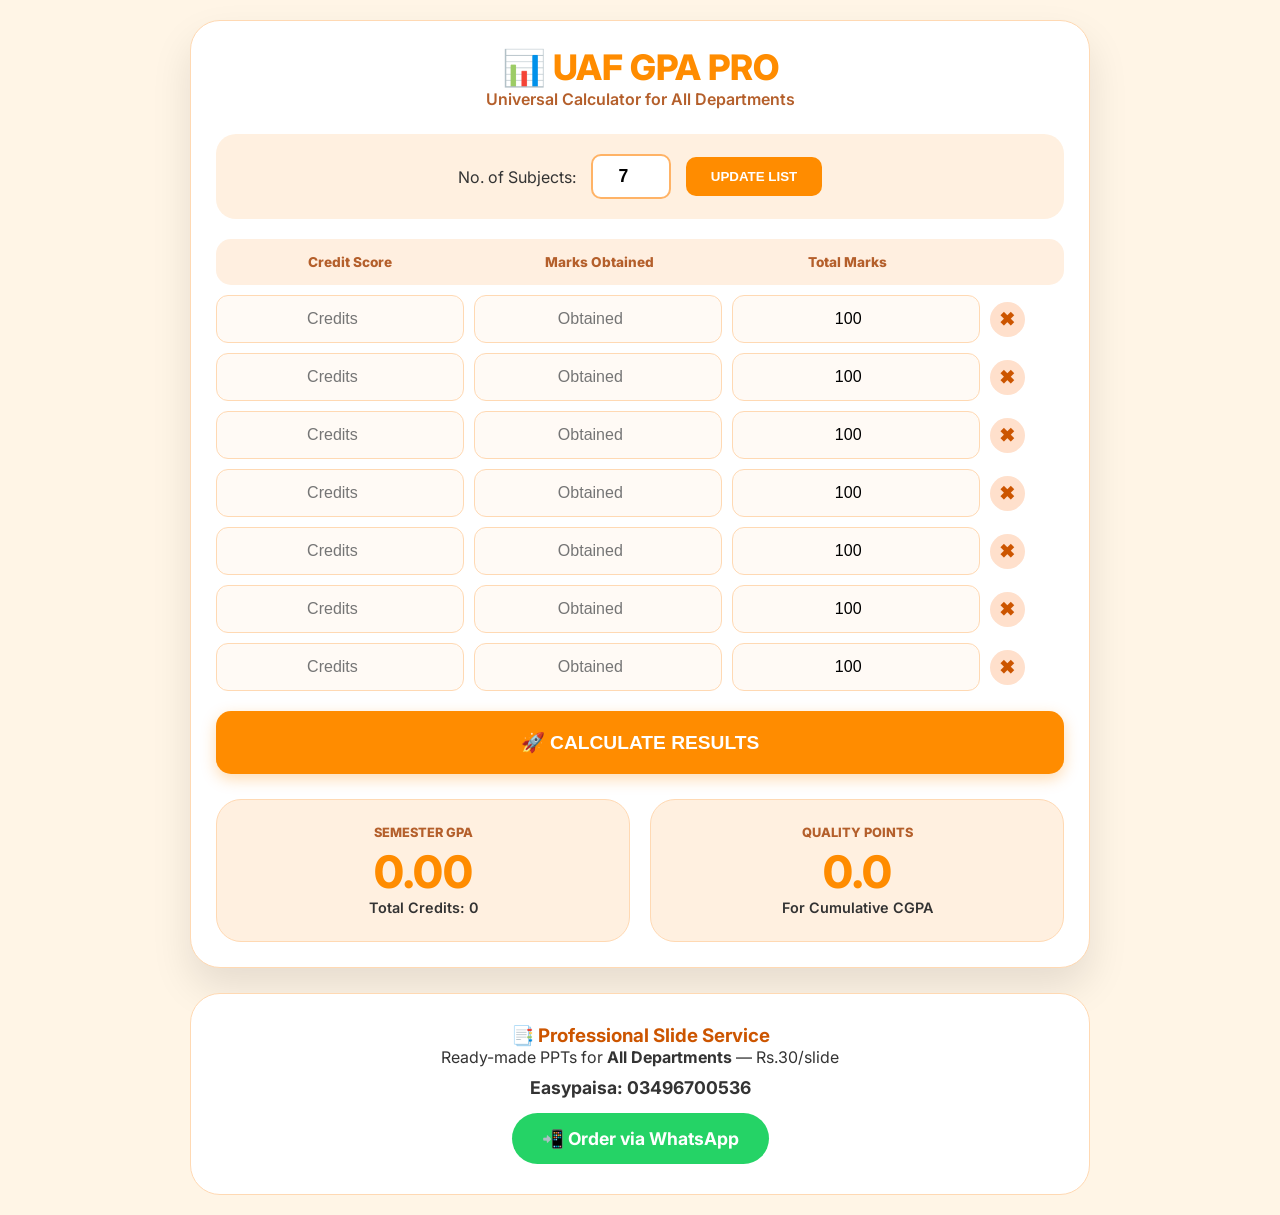
<file: index.html>
<!DOCTYPE html>
<html lang="en">
<head>
    <meta charset="UTF-8">
    <meta name="viewport" content="width=device-width, initial-scale=1.0, user-scalable=yes">
    <title>UAF GPA PRO | Universal Calculator</title>
    <link href="https://fonts.googleapis.com/css2?family=Inter:wght@400;600;800&display=swap" rel="stylesheet">
    <style>
        * { margin: 0; padding: 0; box-sizing: border-box; }
        body { font-family: 'Inter', sans-serif; background: #fff5e6; padding: 20px; color: #333; }
        .container { max-width: 900px; margin: 0 auto; }
        .card { background: white; border-radius: 30px; box-shadow: 0 20px 40px rgba(0,0,0,0.1); padding: 25px; margin-bottom: 25px; border: 1px solid #ffd9b3; }
        .header { text-align: center; margin-bottom: 25px; }
        .header h1 { font-size: 2.2rem; font-weight: 800; color: #ff8c00; }
        .header p { color: #b45f2b; font-weight: 600; }

        /* Rows Setup */
        .setup-box { background: #fff0e0; padding: 20px; border-radius: 20px; display: flex; align-items: center; justify-content: center; gap: 15px; margin-bottom: 20px; flex-wrap: wrap; }
        .setup-box input { padding: 10px; width: 80px; border-radius: 10px; border: 2px solid #ffb366; text-align: center; font-weight: bold; font-size: 1.1rem; }
        .btn-set { background: #ff8c00; color: white; border: none; padding: 12px 25px; border-radius: 10px; cursor: pointer; font-weight: 800; text-transform: uppercase; }

        /* Grid for Inputs */
        .table-header { display: grid; grid-template-columns: 1fr 1fr 1fr 0.3fr; gap: 10px; background: #ffefe0; padding: 15px; border-radius: 15px; font-weight: 800; color: #b45f2b; font-size: 0.85rem; text-align: center; margin-bottom: 10px; }
        .course-row { display: grid; grid-template-columns: 1fr 1fr 1fr 0.3fr; gap: 10px; margin-bottom: 10px; align-items: center; }
        .course-row input { padding: 14px; border: 1px solid #ffd9b3; border-radius: 12px; width: 100%; text-align: center; font-size: 1rem; outline: none; background: #fffaf5; }
        .course-row input:focus { border-color: #ff8c00; background: white; }
        .remove-btn { background: #ffe0cc; border: none; border-radius: 50%; width: 35px; height: 35px; color: #cc5500; cursor: pointer; font-weight: bold; font-size: 1.2rem; }

        .btn-main { background: #ff8c00; color: white; border: none; padding: 20px; border-radius: 15px; cursor: pointer; width: 100%; font-size: 1.2rem; font-weight: 800; margin-top: 10px; box-shadow: 0 5px 15px rgba(255, 140, 0, 0.3); }

        /* Results Display */
        .result-container { display: grid; grid-template-columns: 1fr 1fr; gap: 20px; margin-top: 25px; }
        .result-box { background: #fff0e0; padding: 25px; border-radius: 25px; text-align: center; border: 1px solid #ffd9b3; }
        .res-label { font-size: 0.8rem; font-weight: 800; color: #b45f2b; text-transform: uppercase; margin-bottom: 5px; }
        .res-value { font-size: 2.8rem; font-weight: 800; color: #ff8c00; }

        .footer-card { background: white; border-radius: 30px; padding: 30px; text-align: center; border: 1px solid #ffd9b3; }
        .whatsapp-btn { background: #25D366; color: white; padding: 15px 30px; border-radius: 50px; text-decoration: none; font-weight: bold; display: inline-block; margin-top: 15px; font-size: 1.1rem; }
    </style>
</head>
<body>

<div class="container">
    <div class="card">
        <div class="header">
            <h1>📊 UAF GPA PRO</h1>
            <p>Universal Calculator for All Departments</p>
        </div>

        <div class="setup-box">
            <label>No. of Subjects:</label>
            <input type="number" id="subjectCount" value="7">
            <button class="btn-set" onclick="generateRows()">Update List</button>
        </div>

        <div class="table-header">
            <span>Credit Score</span>
            <span>Marks Obtained</span>
            <span>Total Marks</span>
            <span></span>
        </div>

        <div id="courseList"></div>

        <button class="btn-main" onclick="calculateAll()">🚀 CALCULATE RESULTS</button>

        <div class="result-container">
            <div class="result-box">
                <div class="res-label">Semester GPA</div>
                <div class="res-value" id="gpaDisplay">0.00</div>
                <div style="font-size: 0.9rem; font-weight: 600;" id="semCredits">Total Credits: 0</div>
            </div>
            <div class="result-box">
                <div class="res-label">Quality Points</div>
                <div class="res-value" id="qpDisplay">0.0</div>
                <div style="font-size: 0.9rem; font-weight: 600;">For Cumulative CGPA</div>
            </div>
        </div>
    </div>

    <div class="footer-card">
        <h3 style="color:#cc5500;">📑 Professional Slide Service</h3>
        <p>Ready-made PPTs for <strong>All Departments</strong> — Rs.30/slide</p>
        <p style="font-weight: bold; margin-top: 10px; font-size: 1.1rem;">Easypaisa: 03496700536</p>
        <a href="https://wa.me/923496700536" class="whatsapp-btn">📲 Order via WhatsApp</a>
    </div>
</div>

<script>
    // Official UAF GPA Scale
    function getGP(obtained, total) {
        let per = (obtained / total) * 100;
        if (per >= 80) return 4.0;
        if (per >= 65) return 3.0 + (per - 65) * (1.0 / 15.0);
        if (per >= 50) return 2.0 + (per - 50) * (1.0 / 15.0);
        if (per >= 40) return 1.0 + (per - 40) * (1.0 / 10.0);
        return 0.0;
    }

    function createRow() {
        const div = document.createElement('div');
        div.className = 'course-row';
        div.innerHTML = `
            <input type="number" class="cred" placeholder="Credits">
            <input type="number" class="obt" placeholder="Obtained">
            <input type="number" class="tot" placeholder="Total" value="100">
            <button class="remove-btn" onclick="this.parentElement.remove()">✖</button>
        `;
        return div;
    }

    function generateRows() {
        const count = document.getElementById('subjectCount').value;
        const list = document.getElementById('courseList');
        list.innerHTML = '';
        const limit = count > 25 ? 25 : count; // Limit to 25 subjects for stability
        for(let i=0; i < limit; i++) { list.appendChild(createRow()); }
    }

    function calculateAll() {
        let totalQP = 0;
        let totalCH = 0;

        document.querySelectorAll('.course-row').forEach(row => {
            const c = parseFloat(row.querySelector('.cred').value);
            const o = parseFloat(row.querySelector('.obt').value);
            const t = parseFloat(row.querySelector('.tot').value);

            if (c > 0 && t > 0 && !isNaN(o)) {
                totalQP += (getGP(o, t) * c);
                totalCH += c;
            }
        });

        const finalGPA = totalCH > 0 ? (totalQP / totalCH).toFixed(2) : "0.00";
        document.getElementById('gpaDisplay').innerText = finalGPA;
        document.getElementById('qpDisplay').innerText = totalQP.toFixed(1);
        document.getElementById('semCredits').innerText = `Total Credits: ${totalCH}`;
    }

    // Initialize with 7 subjects as default
    generateRows();
</script>

</body>
</html>
</file>
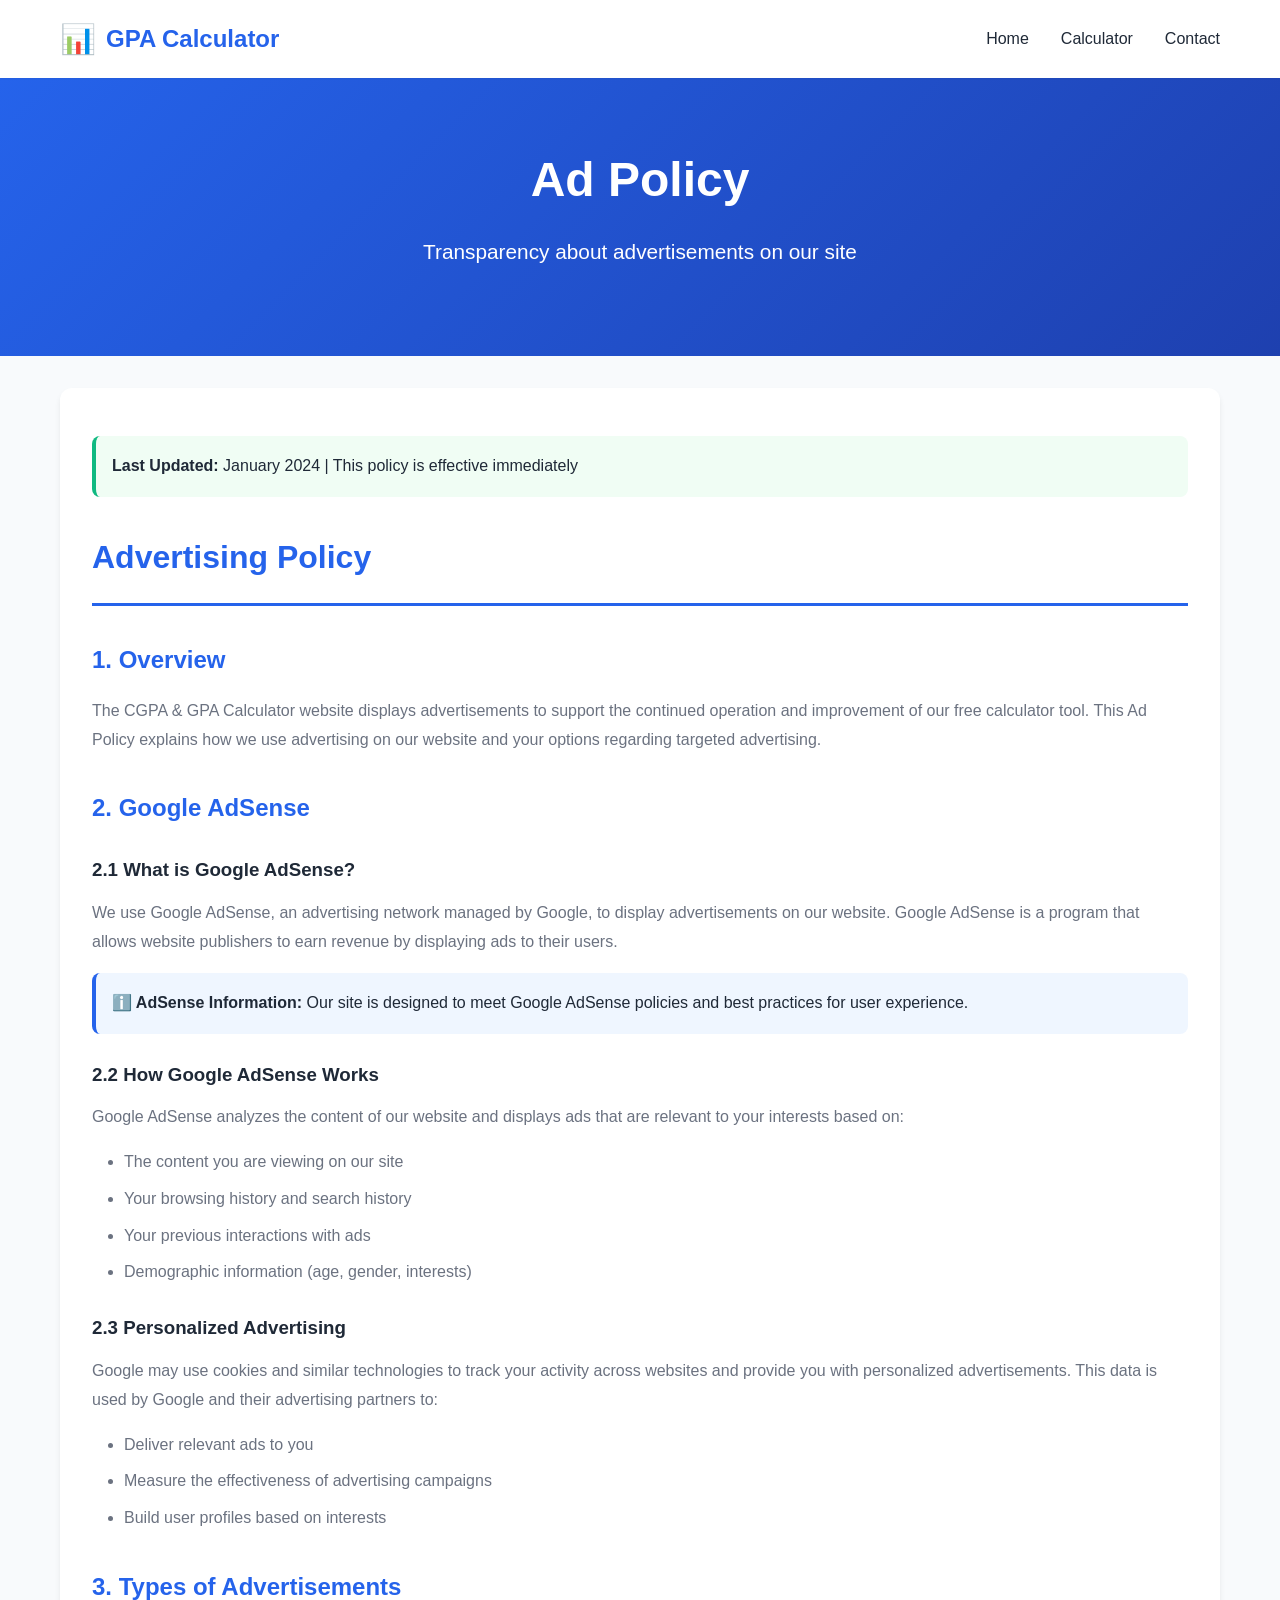
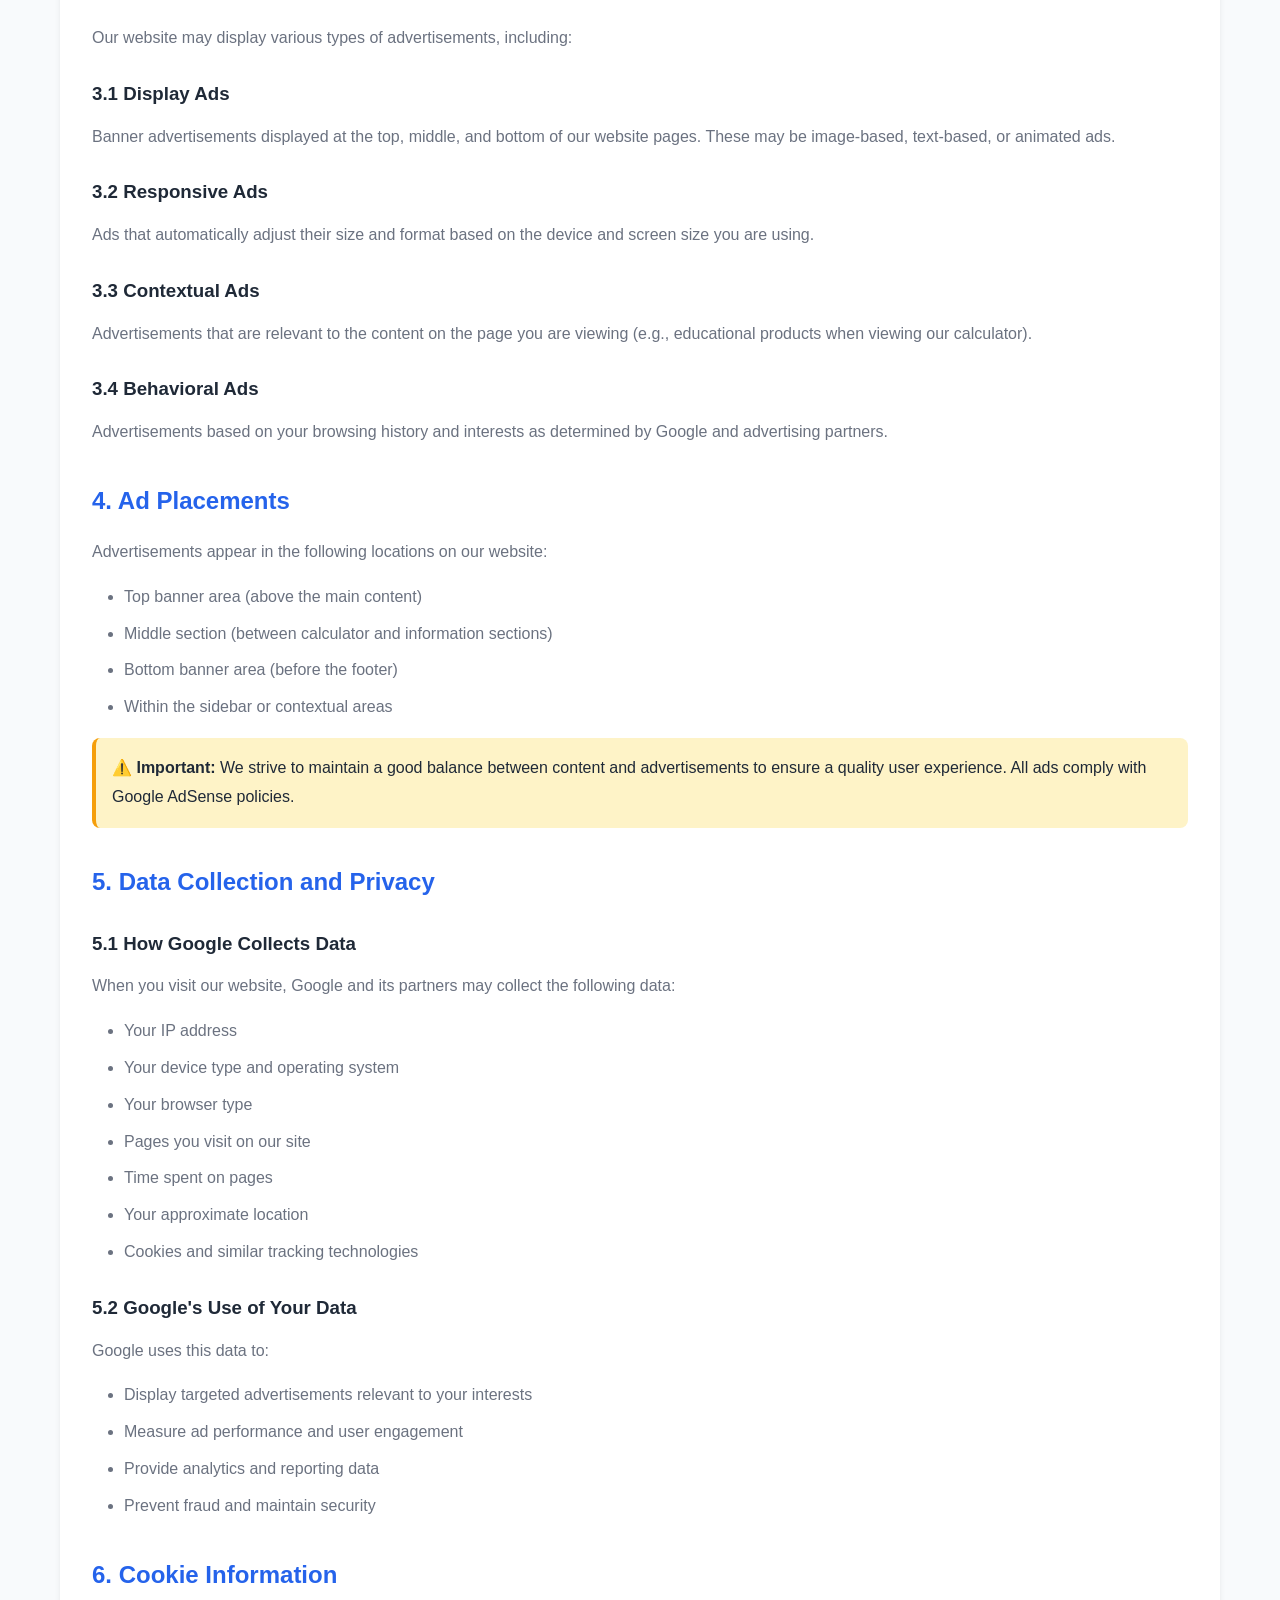
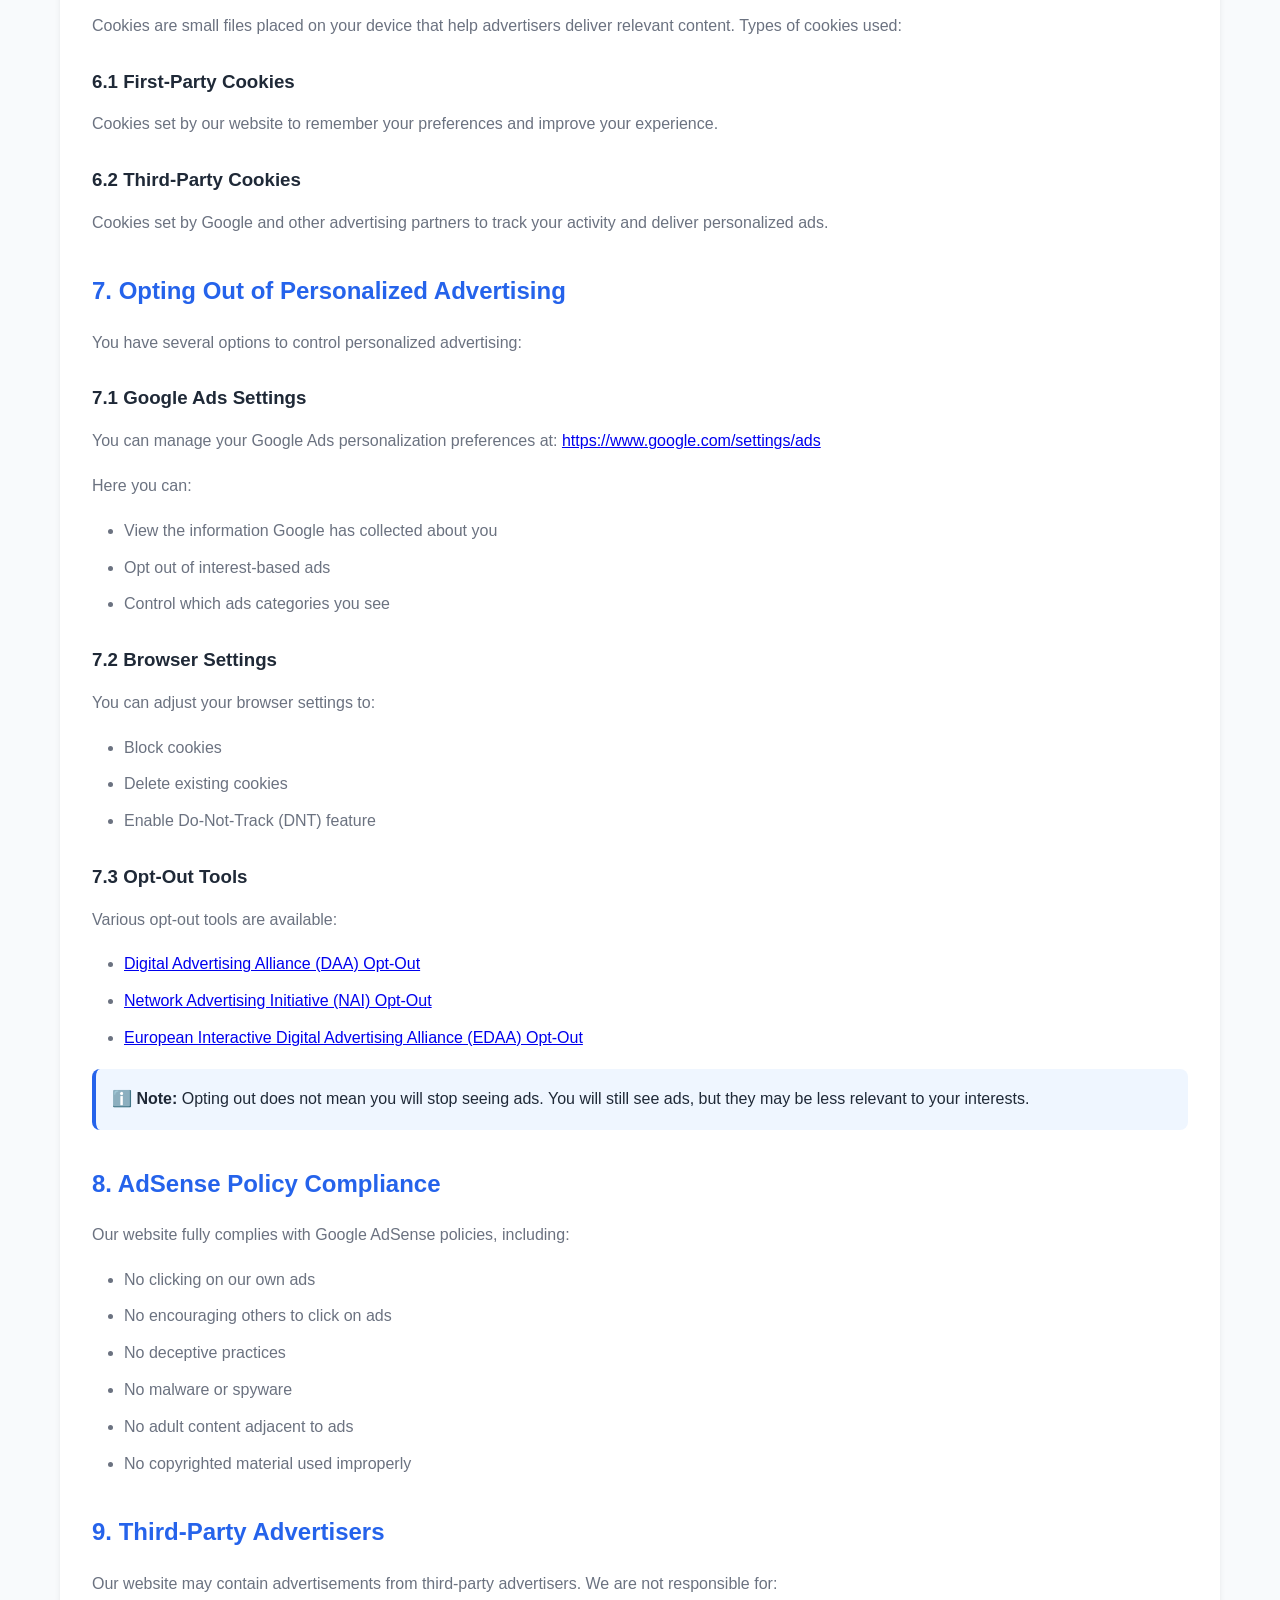
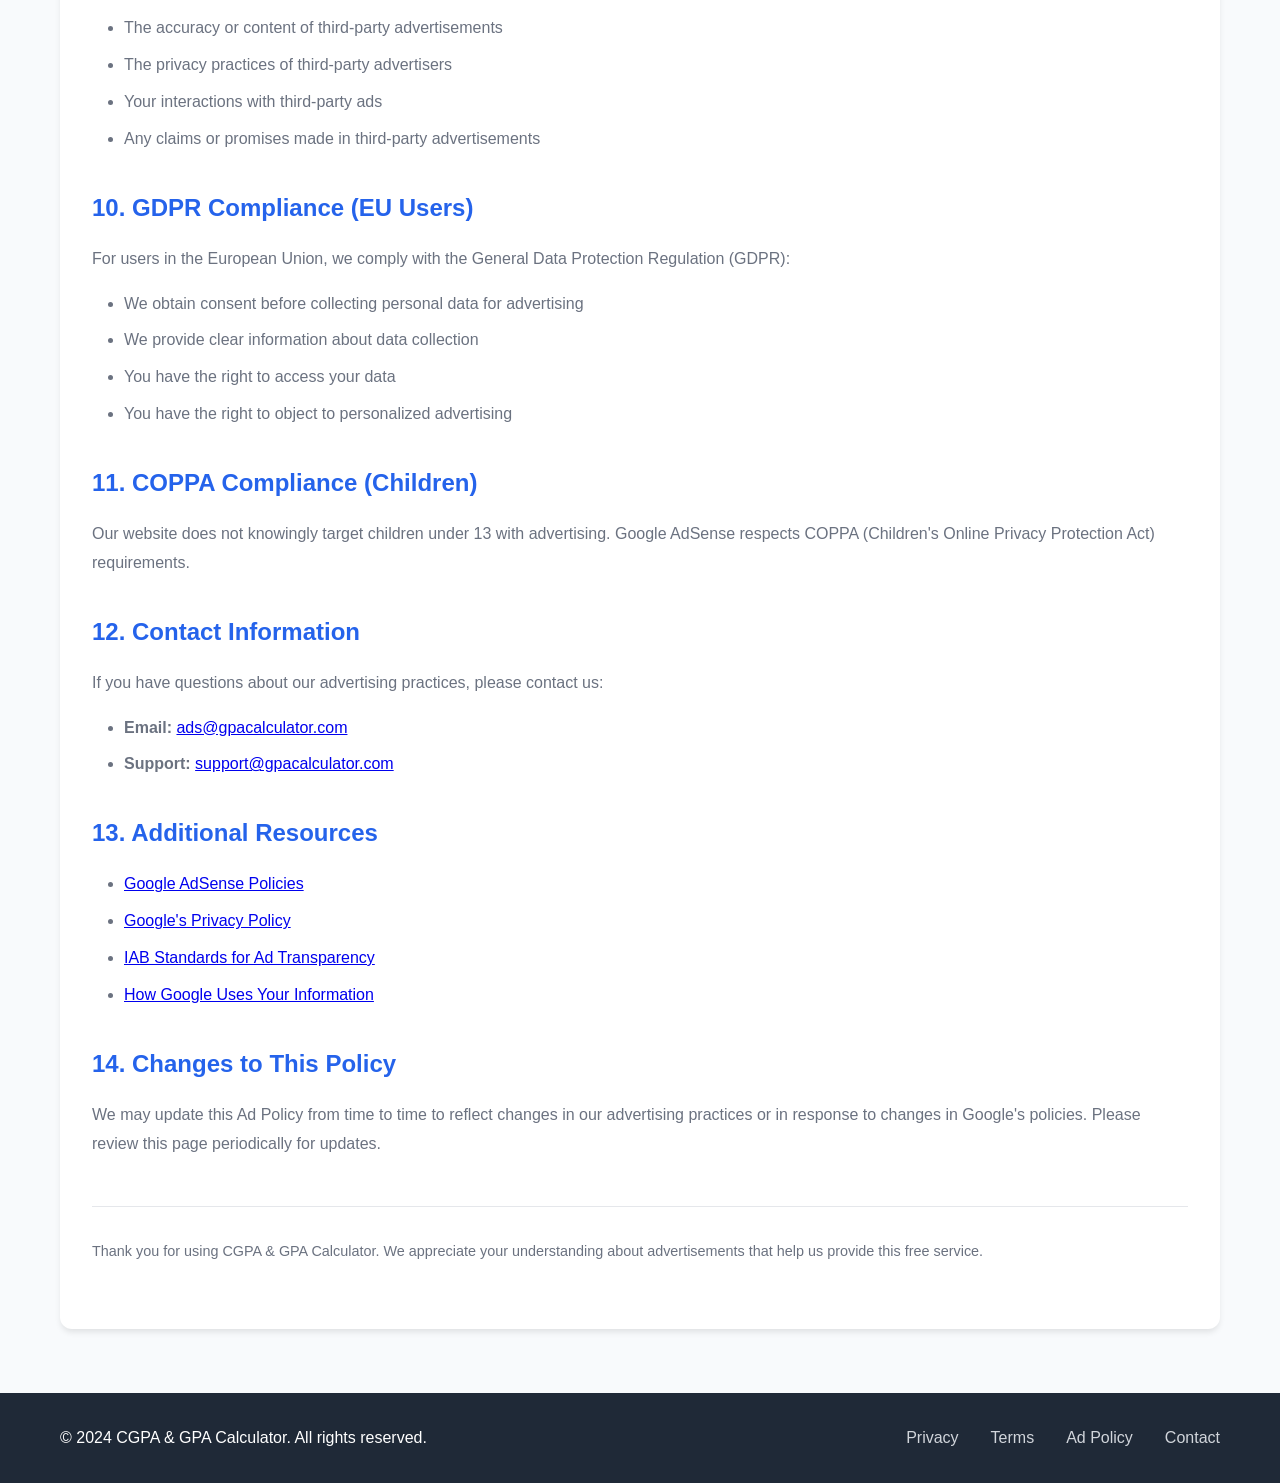
<file: ad-policy.html>
<!DOCTYPE html>
<html lang="en">
<head>
    <meta charset="UTF-8">
    <meta name="viewport" content="width=device-width, initial-scale=1.0">
    <meta name="description" content="Ad Policy - CGPA & GPA Calculator">
    <title>Ad Policy - CGPA & GPA Calculator</title>
    <link rel="stylesheet" href="styles.css">
    <style>
        .policy-content {
            background: var(--surface);
            padding: 3rem 2rem;
            border-radius: var(--radius-lg);
            box-shadow: var(--shadow-md);
            margin: 2rem 0;
            line-height: 1.8;
        }

        .policy-content h1 {
            color: var(--primary-color);
            margin-bottom: 2rem;
            border-bottom: 3px solid var(--primary-color);
            padding-bottom: 1rem;
        }

        .policy-content h2 {
            color: var(--primary-color);
            margin-top: 2rem;
            margin-bottom: 1rem;
        }

        .policy-content h3 {
            color: var(--text-primary);
            margin-top: 1.5rem;
            margin-bottom: 0.75rem;
        }

        .policy-content p {
            margin-bottom: 1rem;
            color: var(--text-secondary);
        }

        .policy-content ul, .policy-content ol {
            margin-left: 2rem;
            margin-bottom: 1rem;
        }

        .policy-content li {
            margin-bottom: 0.5rem;
            color: var(--text-secondary);
        }

        .last-updated {
            background: #f0fdf4;
            border-left: 4px solid var(--secondary-color);
            padding: 1rem;
            margin-bottom: 2rem;
            border-radius: var(--radius);
        }

        .info-box {
            background: #eff6ff;
            border-left: 4px solid var(--primary-color);
            padding: 1rem;
            margin: 1rem 0;
            border-radius: var(--radius);
        }

        .important-box {
            background: #fef3c7;
            border-left: 4px solid var(--accent-color);
            padding: 1rem;
            margin: 1rem 0;
            border-radius: var(--radius);
        }
    </style>
</head>
<body>
    <!-- Navigation -->
    <nav class="navbar">
        <div class="container">
            <div class="logo">
                <span class="logo-icon">📊</span>
                <span class="logo-text">GPA Calculator</span>
            </div>
            <ul class="nav-links">
                <li><a href="index.html">Home</a></li>
                <li><a href="index.html#calculator">Calculator</a></li>
                <li><a href="index.html#contact">Contact</a></li>
            </ul>
        </div>
    </nav>

    <!-- Hero Section -->
    <header class="hero">
        <div class="container">
            <h1 class="hero-title">Ad Policy</h1>
            <p class="hero-subtitle">Transparency about advertisements on our site</p>
        </div>
    </header>

    <!-- Main Content -->
    <main class="container">
        <div class="policy-content">
            <div class="last-updated">
                <strong>Last Updated:</strong> January 2024 | This policy is effective immediately
            </div>

            <h1>Advertising Policy</h1>

            <h2>1. Overview</h2>
            <p>
                The CGPA & GPA Calculator website displays advertisements to support the continued operation and improvement of our free calculator tool. This Ad Policy explains how we use advertising on our website and your options regarding targeted advertising.
            </p>

            <h2>2. Google AdSense</h2>
            <h3>2.1 What is Google AdSense?</h3>
            <p>
                We use Google AdSense, an advertising network managed by Google, to display advertisements on our website. Google AdSense is a program that allows website publishers to earn revenue by displaying ads to their users.
            </p>

            <div class="info-box">
                <strong>ℹ️ AdSense Information:</strong> Our site is designed to meet Google AdSense policies and best practices for user experience.
            </div>

            <h3>2.2 How Google AdSense Works</h3>
            <p>
                Google AdSense analyzes the content of our website and displays ads that are relevant to your interests based on:
            </p>
            <ul>
                <li>The content you are viewing on our site</li>
                <li>Your browsing history and search history</li>
                <li>Your previous interactions with ads</li>
                <li>Demographic information (age, gender, interests)</li>
            </ul>

            <h3>2.3 Personalized Advertising</h3>
            <p>
                Google may use cookies and similar technologies to track your activity across websites and provide you with personalized advertisements. This data is used by Google and their advertising partners to:
            </p>
            <ul>
                <li>Deliver relevant ads to you</li>
                <li>Measure the effectiveness of advertising campaigns</li>
                <li>Build user profiles based on interests</li>
            </ul>

            <h2>3. Types of Advertisements</h2>
            <p>
                Our website may display various types of advertisements, including:
            </p>

            <h3>3.1 Display Ads</h3>
            <p>
                Banner advertisements displayed at the top, middle, and bottom of our website pages. These may be image-based, text-based, or animated ads.
            </p>

            <h3>3.2 Responsive Ads</h3>
            <p>
                Ads that automatically adjust their size and format based on the device and screen size you are using.
            </p>

            <h3>3.3 Contextual Ads</h3>
            <p>
                Advertisements that are relevant to the content on the page you are viewing (e.g., educational products when viewing our calculator).
            </p>

            <h3>3.4 Behavioral Ads</h3>
            <p>
                Advertisements based on your browsing history and interests as determined by Google and advertising partners.
            </p>

            <h2>4. Ad Placements</h2>
            <p>
                Advertisements appear in the following locations on our website:
            </p>
            <ul>
                <li>Top banner area (above the main content)</li>
                <li>Middle section (between calculator and information sections)</li>
                <li>Bottom banner area (before the footer)</li>
                <li>Within the sidebar or contextual areas</li>
            </ul>

            <div class="important-box">
                <strong>⚠️ Important:</strong> We strive to maintain a good balance between content and advertisements to ensure a quality user experience. All ads comply with Google AdSense policies.
            </div>

            <h2>5. Data Collection and Privacy</h2>
            <h3>5.1 How Google Collects Data</h3>
            <p>
                When you visit our website, Google and its partners may collect the following data:
            </p>
            <ul>
                <li>Your IP address</li>
                <li>Your device type and operating system</li>
                <li>Your browser type</li>
                <li>Pages you visit on our site</li>
                <li>Time spent on pages</li>
                <li>Your approximate location</li>
                <li>Cookies and similar tracking technologies</li>
            </ul>

            <h3>5.2 Google's Use of Your Data</h3>
            <p>
                Google uses this data to:
            </p>
            <ul>
                <li>Display targeted advertisements relevant to your interests</li>
                <li>Measure ad performance and user engagement</li>
                <li>Provide analytics and reporting data</li>
                <li>Prevent fraud and maintain security</li>
            </ul>

            <h2>6. Cookie Information</h2>
            <p>
                Cookies are small files placed on your device that help advertisers deliver relevant content. Types of cookies used:
            </p>

            <h3>6.1 First-Party Cookies</h3>
            <p>
                Cookies set by our website to remember your preferences and improve your experience.
            </p>

            <h3>6.2 Third-Party Cookies</h3>
            <p>
                Cookies set by Google and other advertising partners to track your activity and deliver personalized ads.
            </p>

            <h2>7. Opting Out of Personalized Advertising</h2>
            <p>
                You have several options to control personalized advertising:
            </p>

            <h3>7.1 Google Ads Settings</h3>
            <p>
                You can manage your Google Ads personalization preferences at:
                <a href="https://www.google.com/settings/ads" target="_blank">https://www.google.com/settings/ads</a>
            </p>
            <p>
                Here you can:
            </p>
            <ul>
                <li>View the information Google has collected about you</li>
                <li>Opt out of interest-based ads</li>
                <li>Control which ads categories you see</li>
            </ul>

            <h3>7.2 Browser Settings</h3>
            <p>
                You can adjust your browser settings to:
            </p>
            <ul>
                <li>Block cookies</li>
                <li>Delete existing cookies</li>
                <li>Enable Do-Not-Track (DNT) feature</li>
            </ul>

            <h3>7.3 Opt-Out Tools</h3>
            <p>
                Various opt-out tools are available:
            </p>
            <ul>
                <li><a href="https://optout.aboutads.info" target="_blank">Digital Advertising Alliance (DAA) Opt-Out</a></li>
                <li><a href="https://www.networkadvertising.org/managing/opt_out.asp" target="_blank">Network Advertising Initiative (NAI) Opt-Out</a></li>
                <li><a href="https://www.youronlinechoices.eu" target="_blank">European Interactive Digital Advertising Alliance (EDAA) Opt-Out</a></li>
            </ul>

            <div class="info-box">
                <strong>ℹ️ Note:</strong> Opting out does not mean you will stop seeing ads. You will still see ads, but they may be less relevant to your interests.
            </div>

            <h2>8. AdSense Policy Compliance</h2>
            <p>
                Our website fully complies with Google AdSense policies, including:
            </p>
            <ul>
                <li>No clicking on our own ads</li>
                <li>No encouraging others to click on ads</li>
                <li>No deceptive practices</li>
                <li>No malware or spyware</li>
                <li>No adult content adjacent to ads</li>
                <li>No copyrighted material used improperly</li>
            </ul>

            <h2>9. Third-Party Advertisers</h2>
            <p>
                Our website may contain advertisements from third-party advertisers. We are not responsible for:
            </p>
            <ul>
                <li>The accuracy or content of third-party advertisements</li>
                <li>The privacy practices of third-party advertisers</li>
                <li>Your interactions with third-party ads</li>
                <li>Any claims or promises made in third-party advertisements</li>
            </ul>

            <h2>10. GDPR Compliance (EU Users)</h2>
            <p>
                For users in the European Union, we comply with the General Data Protection Regulation (GDPR):
            </p>
            <ul>
                <li>We obtain consent before collecting personal data for advertising</li>
                <li>We provide clear information about data collection</li>
                <li>You have the right to access your data</li>
                <li>You have the right to object to personalized advertising</li>
            </ul>

            <h2>11. COPPA Compliance (Children)</h2>
            <p>
                Our website does not knowingly target children under 13 with advertising. Google AdSense respects COPPA (Children's Online Privacy Protection Act) requirements.
            </p>

            <h2>12. Contact Information</h2>
            <p>
                If you have questions about our advertising practices, please contact us:
            </p>
            <ul>
                <li><strong>Email:</strong> <a href="mailto:ads@gpacalculator.com">ads@gpacalculator.com</a></li>
                <li><strong>Support:</strong> <a href="mailto:support@gpacalculator.com">support@gpacalculator.com</a></li>
            </ul>

            <h2>13. Additional Resources</h2>
            <ul>
                <li><a href="https://www.google.com/adsense/new/pub-center/support/answer/1348695" target="_blank">Google AdSense Policies</a></li>
                <li><a href="https://www.google.com/adsense/new/pub-center/support/answer/2839090" target="_blank">Google's Privacy Policy</a></li>
                <li><a href="https://www.iab.com/wp-content/uploads/2018/03/IAB_P7_-_UserGuide_0.pdf" target="_blank">IAB Standards for Ad Transparency</a></li>
                <li><a href="https://support.google.com/adsense/answer/2839090" target="_blank">How Google Uses Your Information</a></li>
            </ul>

            <h2>14. Changes to This Policy</h2>
            <p>
                We may update this Ad Policy from time to time to reflect changes in our advertising practices or in response to changes in Google's policies. Please review this page periodically for updates.
            </p>

            <p style="margin-top: 3rem; padding-top: 2rem; border-top: 1px solid var(--border-color); color: var(--text-secondary); font-size: 0.9rem;">
                Thank you for using CGPA & GPA Calculator. We appreciate your understanding about advertisements that help us provide this free service.
            </p>
        </div>
    </main>

    <!-- Footer -->
    <footer class="footer">
        <div class="container">
            <p>&copy; 2024 CGPA & GPA Calculator. All rights reserved.</p>
            <div class="footer-links">
                <a href="privacy-policy.html">Privacy</a>
                <a href="terms.html">Terms</a>
                <a href="ad-policy.html">Ad Policy</a>
                <a href="index.html#contact">Contact</a>
            </div>
        </div>
    </footer>
</body>
</html>
</file>
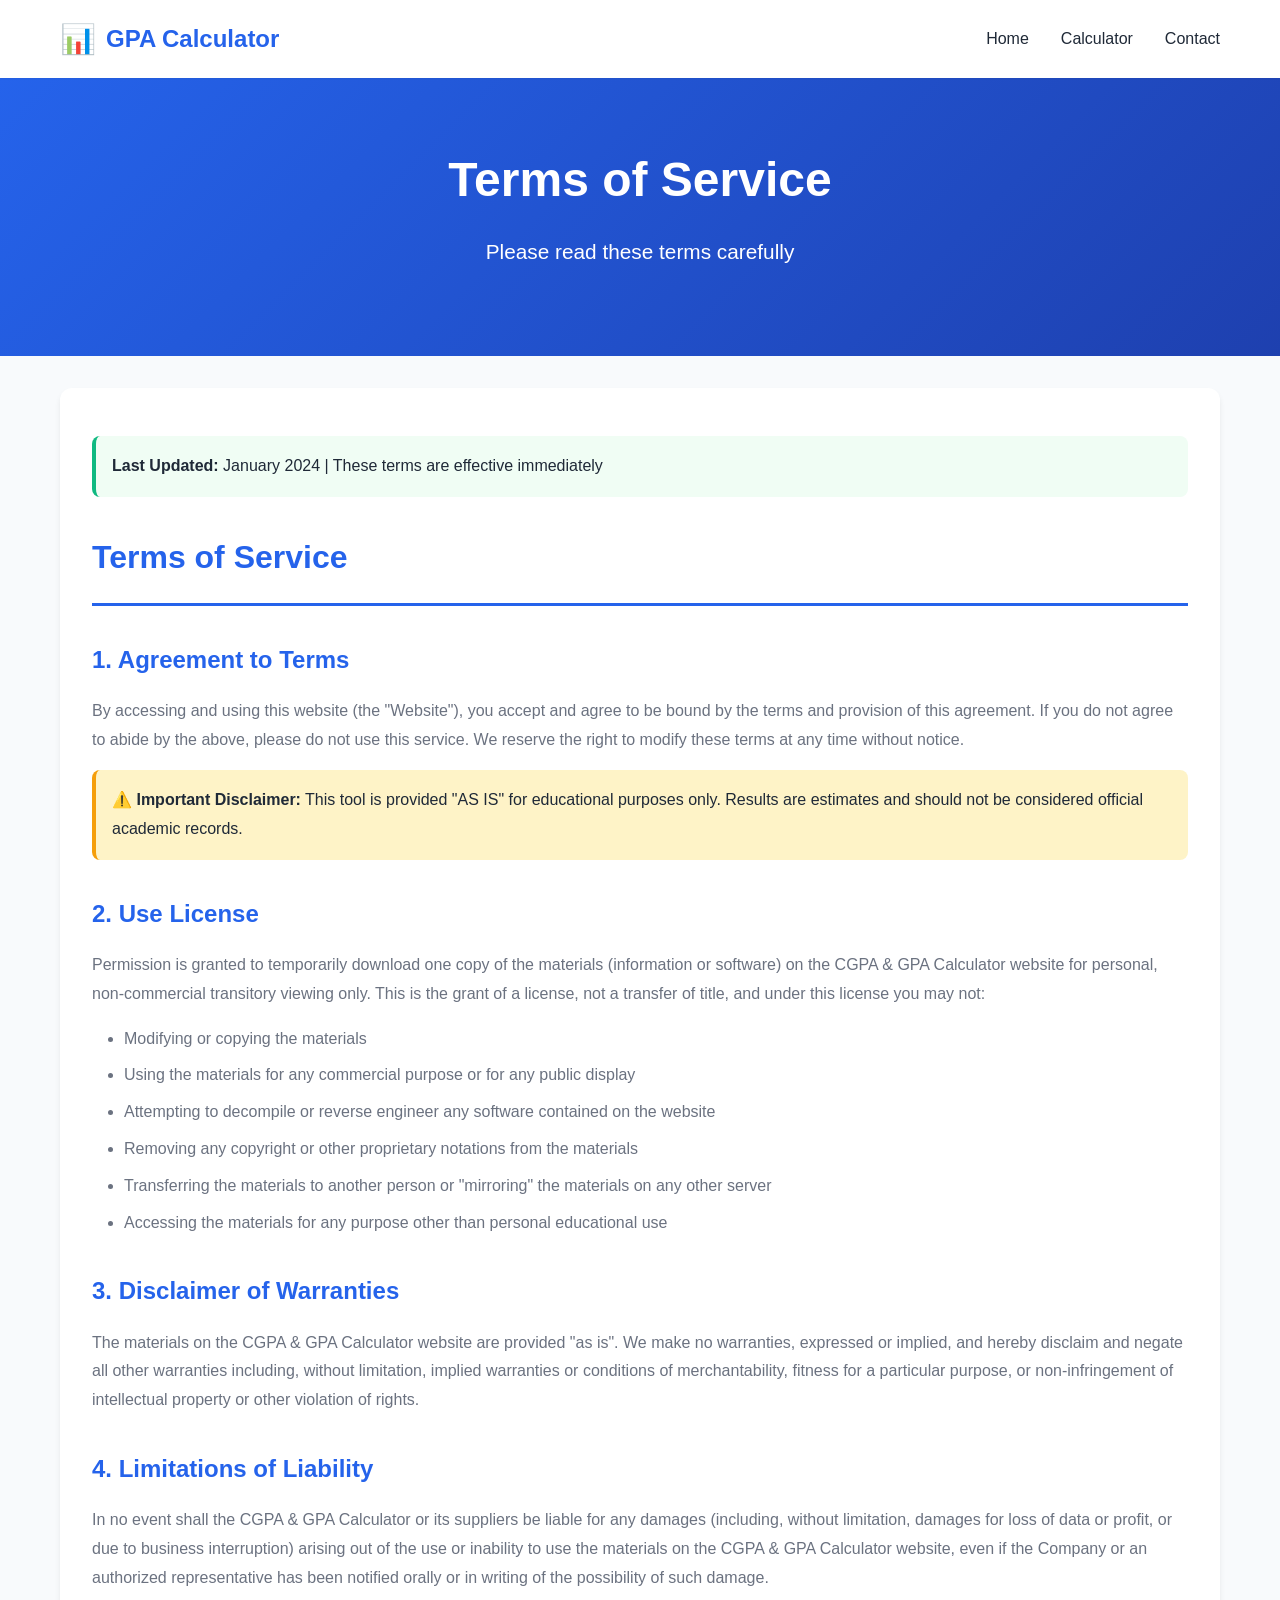
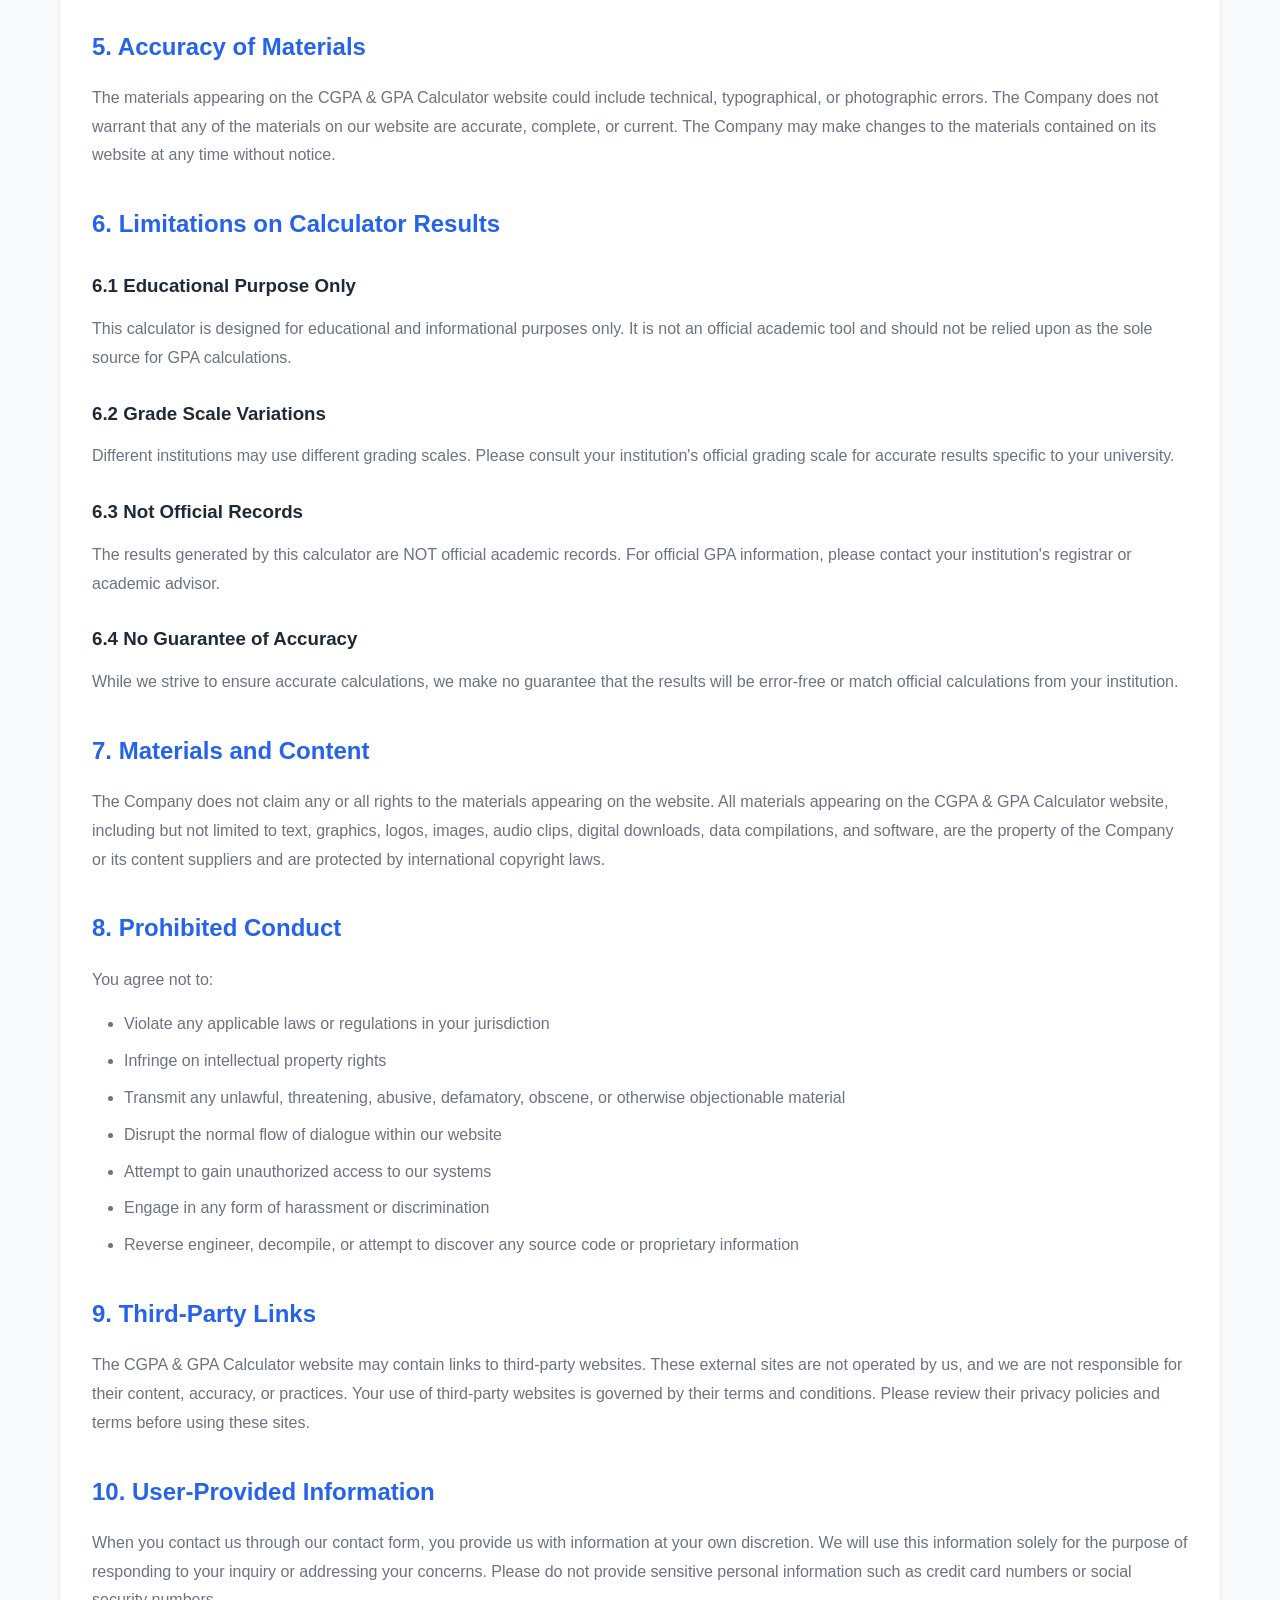
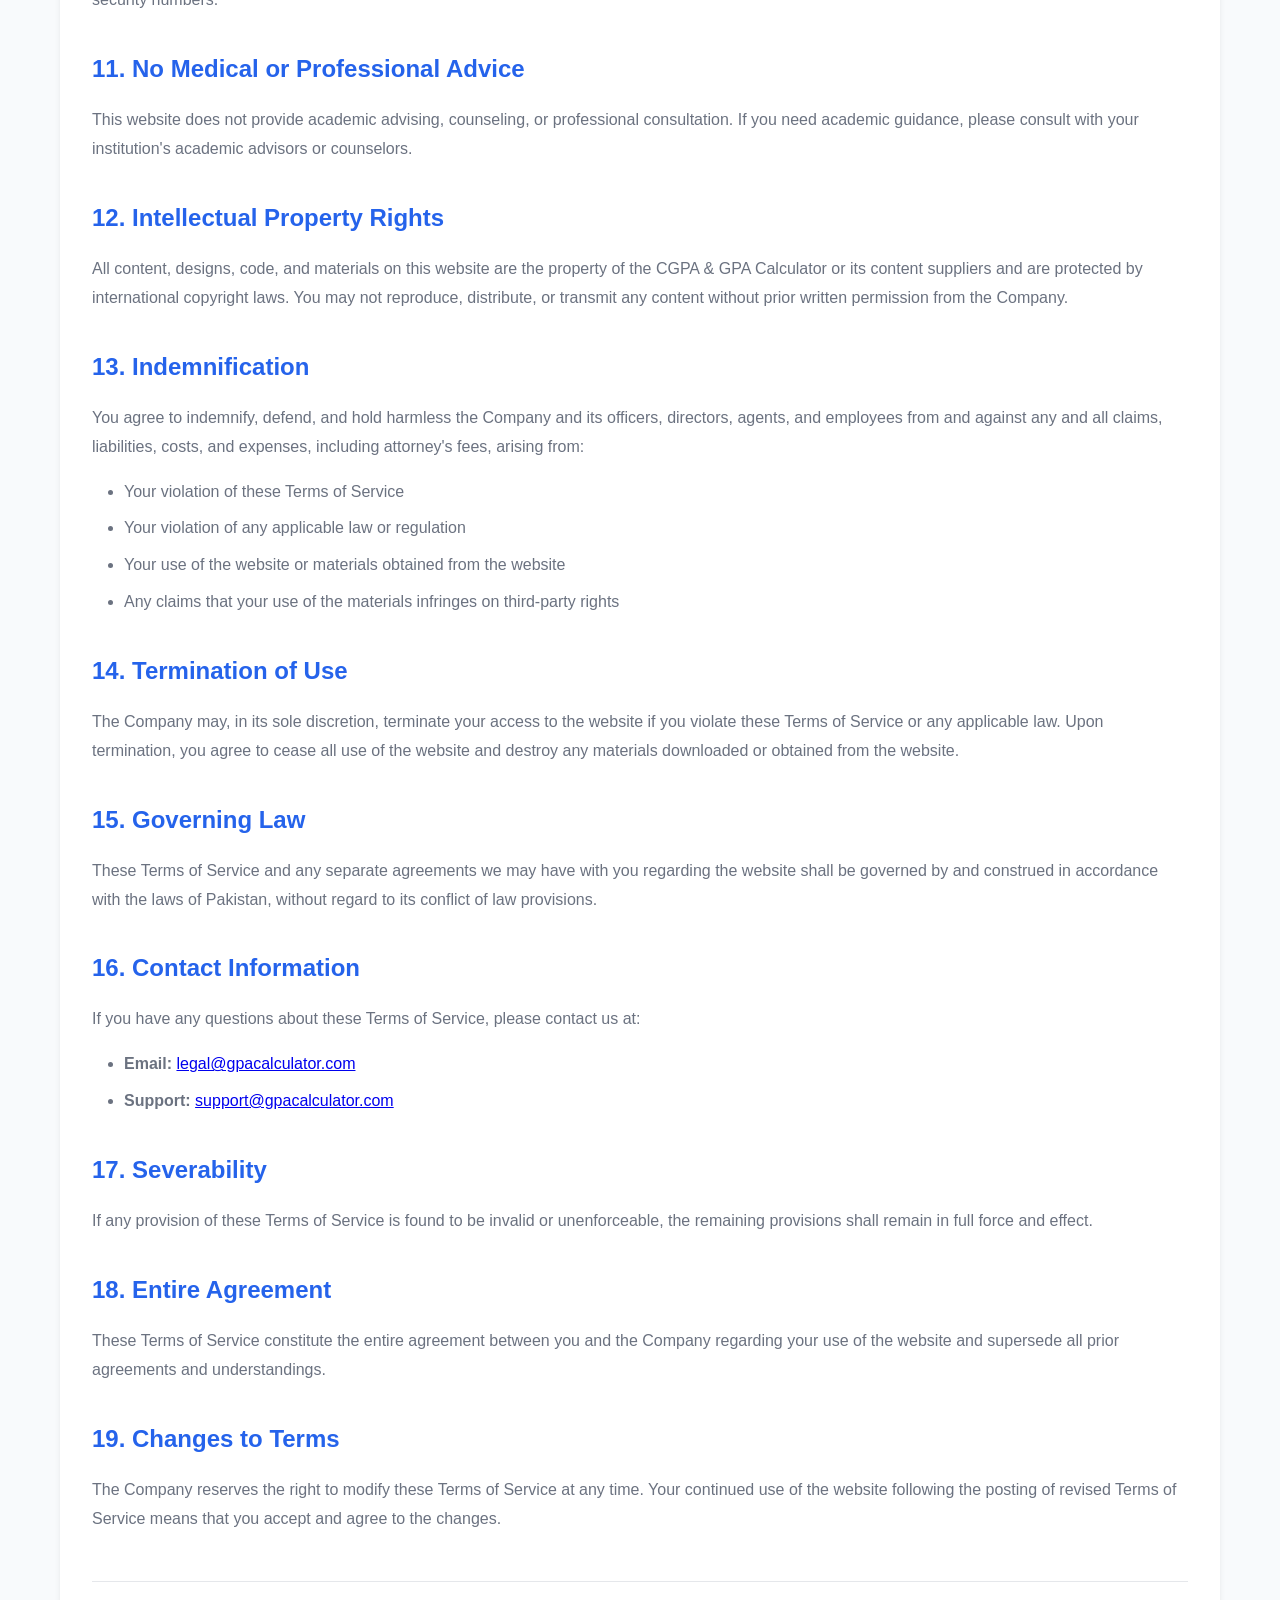
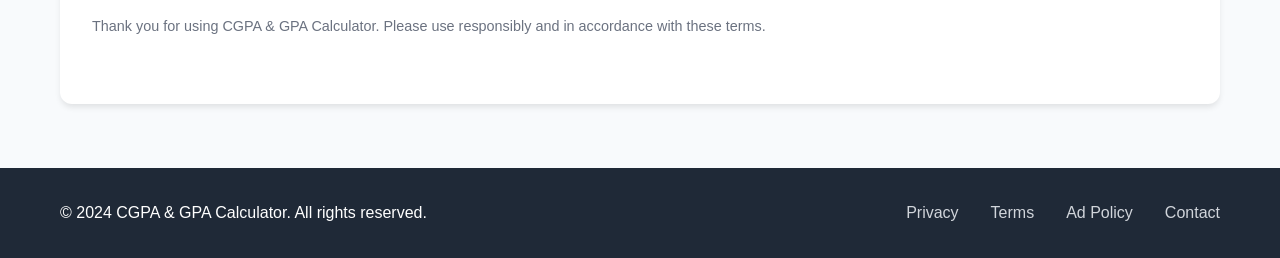
<file: terms.html>
<!DOCTYPE html>
<html lang="en">
<head>
    <meta charset="UTF-8">
    <meta name="viewport" content="width=device-width, initial-scale=1.0">
    <meta name="description" content="Terms of Service - CGPA & GPA Calculator">
    <title>Terms of Service - CGPA & GPA Calculator</title>
    <link rel="stylesheet" href="styles.css">
    <style>
        .policy-content {
            background: var(--surface);
            padding: 3rem 2rem;
            border-radius: var(--radius-lg);
            box-shadow: var(--shadow-md);
            margin: 2rem 0;
            line-height: 1.8;
        }

        .policy-content h1 {
            color: var(--primary-color);
            margin-bottom: 2rem;
            border-bottom: 3px solid var(--primary-color);
            padding-bottom: 1rem;
        }

        .policy-content h2 {
            color: var(--primary-color);
            margin-top: 2rem;
            margin-bottom: 1rem;
        }

        .policy-content h3 {
            color: var(--text-primary);
            margin-top: 1.5rem;
            margin-bottom: 0.75rem;
        }

        .policy-content p {
            margin-bottom: 1rem;
            color: var(--text-secondary);
        }

        .policy-content ul, .policy-content ol {
            margin-left: 2rem;
            margin-bottom: 1rem;
        }

        .policy-content li {
            margin-bottom: 0.5rem;
            color: var(--text-secondary);
        }

        .last-updated {
            background: #f0fdf4;
            border-left: 4px solid var(--secondary-color);
            padding: 1rem;
            margin-bottom: 2rem;
            border-radius: var(--radius);
        }

        .disclaimer {
            background: #fef3c7;
            border-left: 4px solid var(--accent-color);
            padding: 1rem;
            margin: 1rem 0;
            border-radius: var(--radius);
        }
    </style>
</head>
<body>
    <!-- Navigation -->
    <nav class="navbar">
        <div class="container">
            <div class="logo">
                <span class="logo-icon">📊</span>
                <span class="logo-text">GPA Calculator</span>
            </div>
            <ul class="nav-links">
                <li><a href="index.html">Home</a></li>
                <li><a href="index.html#calculator">Calculator</a></li>
                <li><a href="index.html#contact">Contact</a></li>
            </ul>
        </div>
    </nav>

    <!-- Hero Section -->
    <header class="hero">
        <div class="container">
            <h1 class="hero-title">Terms of Service</h1>
            <p class="hero-subtitle">Please read these terms carefully</p>
        </div>
    </header>

    <!-- Main Content -->
    <main class="container">
        <div class="policy-content">
            <div class="last-updated">
                <strong>Last Updated:</strong> January 2024 | These terms are effective immediately
            </div>

            <h1>Terms of Service</h1>

            <h2>1. Agreement to Terms</h2>
            <p>
                By accessing and using this website (the "Website"), you accept and agree to be bound by the terms and provision of this agreement. If you do not agree to abide by the above, please do not use this service. We reserve the right to modify these terms at any time without notice.
            </p>

            <div class="disclaimer">
                <strong>⚠️ Important Disclaimer:</strong> This tool is provided "AS IS" for educational purposes only. Results are estimates and should not be considered official academic records.
            </div>

            <h2>2. Use License</h2>
            <p>
                Permission is granted to temporarily download one copy of the materials (information or software) on the CGPA & GPA Calculator website for personal, non-commercial transitory viewing only. This is the grant of a license, not a transfer of title, and under this license you may not:
            </p>
            <ul>
                <li>Modifying or copying the materials</li>
                <li>Using the materials for any commercial purpose or for any public display</li>
                <li>Attempting to decompile or reverse engineer any software contained on the website</li>
                <li>Removing any copyright or other proprietary notations from the materials</li>
                <li>Transferring the materials to another person or "mirroring" the materials on any other server</li>
                <li>Accessing the materials for any purpose other than personal educational use</li>
            </ul>

            <h2>3. Disclaimer of Warranties</h2>
            <p>
                The materials on the CGPA & GPA Calculator website are provided "as is". We make no warranties, expressed or implied, and hereby disclaim and negate all other warranties including, without limitation, implied warranties or conditions of merchantability, fitness for a particular purpose, or non-infringement of intellectual property or other violation of rights.
            </p>

            <h2>4. Limitations of Liability</h2>
            <p>
                In no event shall the CGPA & GPA Calculator or its suppliers be liable for any damages (including, without limitation, damages for loss of data or profit, or due to business interruption) arising out of the use or inability to use the materials on the CGPA & GPA Calculator website, even if the Company or an authorized representative has been notified orally or in writing of the possibility of such damage.
            </p>

            <h2>5. Accuracy of Materials</h2>
            <p>
                The materials appearing on the CGPA & GPA Calculator website could include technical, typographical, or photographic errors. The Company does not warrant that any of the materials on our website are accurate, complete, or current. The Company may make changes to the materials contained on its website at any time without notice.
            </p>

            <h2>6. Limitations on Calculator Results</h2>
            <h3>6.1 Educational Purpose Only</h3>
            <p>
                This calculator is designed for educational and informational purposes only. It is not an official academic tool and should not be relied upon as the sole source for GPA calculations.
            </p>

            <h3>6.2 Grade Scale Variations</h3>
            <p>
                Different institutions may use different grading scales. Please consult your institution's official grading scale for accurate results specific to your university.
            </p>

            <h3>6.3 Not Official Records</h3>
            <p>
                The results generated by this calculator are NOT official academic records. For official GPA information, please contact your institution's registrar or academic advisor.
            </p>

            <h3>6.4 No Guarantee of Accuracy</h3>
            <p>
                While we strive to ensure accurate calculations, we make no guarantee that the results will be error-free or match official calculations from your institution.
            </p>

            <h2>7. Materials and Content</h2>
            <p>
                The Company does not claim any or all rights to the materials appearing on the website. All materials appearing on the CGPA & GPA Calculator website, including but not limited to text, graphics, logos, images, audio clips, digital downloads, data compilations, and software, are the property of the Company or its content suppliers and are protected by international copyright laws.
            </p>

            <h2>8. Prohibited Conduct</h2>
            <p>You agree not to:</p>
            <ul>
                <li>Violate any applicable laws or regulations in your jurisdiction</li>
                <li>Infringe on intellectual property rights</li>
                <li>Transmit any unlawful, threatening, abusive, defamatory, obscene, or otherwise objectionable material</li>
                <li>Disrupt the normal flow of dialogue within our website</li>
                <li>Attempt to gain unauthorized access to our systems</li>
                <li>Engage in any form of harassment or discrimination</li>
                <li>Reverse engineer, decompile, or attempt to discover any source code or proprietary information</li>
            </ul>

            <h2>9. Third-Party Links</h2>
            <p>
                The CGPA & GPA Calculator website may contain links to third-party websites. These external sites are not operated by us, and we are not responsible for their content, accuracy, or practices. Your use of third-party websites is governed by their terms and conditions. Please review their privacy policies and terms before using these sites.
            </p>

            <h2>10. User-Provided Information</h2>
            <p>
                When you contact us through our contact form, you provide us with information at your own discretion. We will use this information solely for the purpose of responding to your inquiry or addressing your concerns. Please do not provide sensitive personal information such as credit card numbers or social security numbers.
            </p>

            <h2>11. No Medical or Professional Advice</h2>
            <p>
                This website does not provide academic advising, counseling, or professional consultation. If you need academic guidance, please consult with your institution's academic advisors or counselors.
            </p>

            <h2>12. Intellectual Property Rights</h2>
            <p>
                All content, designs, code, and materials on this website are the property of the CGPA & GPA Calculator or its content suppliers and are protected by international copyright laws. You may not reproduce, distribute, or transmit any content without prior written permission from the Company.
            </p>

            <h2>13. Indemnification</h2>
            <p>
                You agree to indemnify, defend, and hold harmless the Company and its officers, directors, agents, and employees from and against any and all claims, liabilities, costs, and expenses, including attorney's fees, arising from:
            </p>
            <ul>
                <li>Your violation of these Terms of Service</li>
                <li>Your violation of any applicable law or regulation</li>
                <li>Your use of the website or materials obtained from the website</li>
                <li>Any claims that your use of the materials infringes on third-party rights</li>
            </ul>

            <h2>14. Termination of Use</h2>
            <p>
                The Company may, in its sole discretion, terminate your access to the website if you violate these Terms of Service or any applicable law. Upon termination, you agree to cease all use of the website and destroy any materials downloaded or obtained from the website.
            </p>

            <h2>15. Governing Law</h2>
            <p>
                These Terms of Service and any separate agreements we may have with you regarding the website shall be governed by and construed in accordance with the laws of Pakistan, without regard to its conflict of law provisions.
            </p>

            <h2>16. Contact Information</h2>
            <p>
                If you have any questions about these Terms of Service, please contact us at:
            </p>
            <ul>
                <li><strong>Email:</strong> <a href="mailto:legal@gpacalculator.com">legal@gpacalculator.com</a></li>
                <li><strong>Support:</strong> <a href="mailto:support@gpacalculator.com">support@gpacalculator.com</a></li>
            </ul>

            <h2>17. Severability</h2>
            <p>
                If any provision of these Terms of Service is found to be invalid or unenforceable, the remaining provisions shall remain in full force and effect.
            </p>

            <h2>18. Entire Agreement</h2>
            <p>
                These Terms of Service constitute the entire agreement between you and the Company regarding your use of the website and supersede all prior agreements and understandings.
            </p>

            <h2>19. Changes to Terms</h2>
            <p>
                The Company reserves the right to modify these Terms of Service at any time. Your continued use of the website following the posting of revised Terms of Service means that you accept and agree to the changes.
            </p>

            <p style="margin-top: 3rem; padding-top: 2rem; border-top: 1px solid var(--border-color); color: var(--text-secondary); font-size: 0.9rem;">
                Thank you for using CGPA & GPA Calculator. Please use responsibly and in accordance with these terms.
            </p>
        </div>
    </main>

    <!-- Footer -->
    <footer class="footer">
        <div class="container">
            <p>&copy; 2024 CGPA & GPA Calculator. All rights reserved.</p>
            <div class="footer-links">
                <a href="privacy-policy.html">Privacy</a>
                <a href="terms.html">Terms</a>
                <a href="ad-policy.html">Ad Policy</a>
                <a href="index.html#contact">Contact</a>
            </div>
        </div>
    </footer>
</body>
</html>
</file>
<file: styles.css>
/* ================================
   CSS VARIABLES & GLOBAL STYLES
   ================================ */

:root {
    --primary-color: #2563eb;
    --primary-dark: #1e40af;
    --secondary-color: #10b981;
    --accent-color: #f59e0b;
    --danger-color: #ef4444;
    --background: #f8fafc;
    --surface: #ffffff;
    --text-primary: #1f2937;
    --text-secondary: #6b7280;
    --border-color: #e5e7eb;
    --shadow-sm: 0 1px 2px 0 rgb(0 0 0 / 0.05);
    --shadow-md: 0 4px 6px -1px rgb(0 0 0 / 0.1);
    --shadow-lg: 0 10px 15px -3px rgb(0 0 0 / 0.1);
    --radius: 8px;
    --radius-lg: 12px;
}

* {
    margin: 0;
    padding: 0;
    box-sizing: border-box;
}

html {
    scroll-behavior: smooth;
}

body {
    font-family: -apple-system, BlinkMacSystemFont, 'Segoe UI', Roboto, Oxygen, Ubuntu, Cantarell, sans-serif;
    background-color: var(--background);
    color: var(--text-primary);
    line-height: 1.6;
    overflow-x: hidden;
}

/* ================================
   CONTAINER & LAYOUT
   ================================ */

.container {
    max-width: 1200px;
    margin: 0 auto;
    padding: 0 20px;
}

/* ================================
   NAVIGATION
   ================================ */

.navbar {
    background: var(--surface);
    box-shadow: var(--shadow-sm);
    position: sticky;
    top: 0;
    z-index: 100;
}

.navbar .container {
    display: flex;
    justify-content: space-between;
    align-items: center;
    padding: 1rem 20px;
}

.logo {
    display: flex;
    align-items: center;
    gap: 10px;
    font-size: 1.5rem;
    font-weight: 700;
    color: var(--primary-color);
}

.logo-icon {
    font-size: 1.8rem;
}

.nav-links {
    display: flex;
    list-style: none;
    gap: 2rem;
}

.nav-links a {
    color: var(--text-primary);
    text-decoration: none;
    font-weight: 500;
    transition: color 0.3s ease;
}

.nav-links a:hover {
    color: var(--primary-color);
}

@media (max-width: 768px) {
    .nav-links {
        gap: 1rem;
        font-size: 0.9rem;
    }
}

/* ================================
   HERO SECTION
   ================================ */

.hero {
    background: linear-gradient(135deg, var(--primary-color) 0%, var(--primary-dark) 100%);
    color: white;
    padding: 4rem 0;
    text-align: center;
}

.hero-title {
    font-size: 3rem;
    font-weight: 800;
    margin-bottom: 1rem;
    animation: slideInDown 0.6s ease;
}

.hero-subtitle {
    font-size: 1.3rem;
    opacity: 0.95;
    margin-bottom: 1.5rem;
    animation: slideInUp 0.6s ease 0.2s both;
}

.hero-badge {
    display: inline-block;
    background: rgba(255, 255, 255, 0.2);
    padding: 0.75rem 1.5rem;
    border-radius: var(--radius-lg);
    font-size: 0.95rem;
    animation: slideInUp 0.6s ease 0.4s both;
}

@keyframes slideInDown {
    from {
        opacity: 0;
        transform: translateY(-30px);
    }
    to {
        opacity: 1;
        transform: translateY(0);
    }
}

@keyframes slideInUp {
    from {
        opacity: 0;
        transform: translateY(30px);
    }
    to {
        opacity: 1;
        transform: translateY(0);
    }
}

@media (max-width: 768px) {
    .hero-title {
        font-size: 2rem;
    }
    .hero-subtitle {
        font-size: 1rem;
    }
}

/* ================================
   AD CONTAINER
   ================================ */

.ad-container {
    text-align: center;
    padding: 2rem 0;
    margin: 2rem 0;
    min-height: 100px;
    display: flex;
    align-items: center;
    justify-content: center;
    background: #f9fafb;
    border-radius: var(--radius);
}

/* ================================
   MAIN CONTENT
   ================================ */

.main-content {
    padding: 3rem 0;
}

/* ================================
   SLIDE SECTION
   ================================ */

.slide-section {
    background: var(--surface);
    padding: 3rem;
    border-radius: var(--radius-lg);
    box-shadow: var(--shadow-md);
    margin-bottom: 3rem;
}

.slide-container {
    position: relative;
    height: 300px;
    margin-bottom: 2rem;
    border-radius: var(--radius-lg);
    overflow: hidden;
}

.slide-card {
    position: absolute;
    width: 100%;
    height: 100%;
    padding: 2rem;
    background: linear-gradient(135deg, var(--primary-color) 0%, var(--primary-dark) 100%);
    color: white;
    border-radius: var(--radius-lg);
    display: flex;
    align-items: center;
    justify-content: space-between;
    gap: 2rem;
    opacity: 0;
    transition: opacity 0.5s ease;
}

.slide-card.active {
    opacity: 1;
}

.slide-number-box {
    min-width: 120px;
    height: 120px;
    background: rgba(255, 255, 255, 0.2);
    border-radius: 50%;
    display: flex;
    align-items: center;
    justify-content: center;
    cursor: pointer;
    transition: all 0.3s ease;
    border: 3px solid rgba(255, 255, 255, 0.3);
    position: relative;
}

.slide-number-box:hover {
    background: rgba(255, 255, 255, 0.3);
    transform: scale(1.05);
    border-color: rgba(255, 255, 255, 0.5);
}

.slide-number-text {
    font-size: 1.5rem;
    font-weight: 700;
}

.slide-number-box.revealed {
    background: rgba(255, 255, 255, 0.9);
    color: var(--primary-color);
}

.slide-number-box.revealed .slide-number-text {
    font-size: 1.2rem;
}

.slide-content {
    flex: 1;
}

.slide-content h2 {
    font-size: 2rem;
    margin-bottom: 0.5rem;
}

.slide-content p {
    font-size: 1.1rem;
    opacity: 0.95;
}

.slide-controls {
    display: flex;
    justify-content: center;
    align-items: center;
    gap: 2rem;
    margin-bottom: 1rem;
}

.slide-btn {
    background: var(--primary-color);
    color: white;
    border: none;
    padding: 0.75rem 1.5rem;
    border-radius: var(--radius);
    font-size: 1rem;
    font-weight: 600;
    cursor: pointer;
    transition: all 0.3s ease;
}

.slide-btn:hover {
    background: var(--primary-dark);
    transform: translateY(-2px);
    box-shadow: var(--shadow-md);
}

.slide-indicator {
    font-size: 1.1rem;
    font-weight: 600;
    color: var(--text-primary);
    min-width: 50px;
    text-align: center;
}

.slide-hint {
    text-align: center;
    color: var(--text-secondary);
    font-size: 0.9rem;
    margin-top: 1rem;
}

@media (max-width: 768px) {
    .slide-container {
        height: 250px;
    }
    .slide-card {
        flex-direction: column;
        padding: 1.5rem;
    }
    .slide-number-box {
        min-width: 100px;
        height: 100px;
    }
    .slide-controls {
        gap: 1rem;
    }
}

/* ================================
   CALCULATOR SECTION
   ================================ */

.section-title {
    font-size: 2rem;
    font-weight: 700;
    margin-bottom: 2rem;
    color: var(--primary-color);
}

.calculator-section {
    background: var(--surface);
    padding: 2rem;
    border-radius: var(--radius-lg);
    box-shadow: var(--shadow-md);
    margin-bottom: 3rem;
}

.calculator-container {
    background: #f9fafb;
    padding: 2rem;
    border-radius: var(--radius);
    border: 1px solid var(--border-color);
}

.input-group {
    margin-bottom: 1.5rem;
}

.input-group label {
    display: block;
    margin-bottom: 0.5rem;
    font-weight: 600;
    color: var(--text-primary);
}

.form-control {
    width: 100%;
    padding: 0.75rem;
    border: 1px solid var(--border-color);
    border-radius: var(--radius);
    font-size: 1rem;
    transition: border-color 0.3s ease, box-shadow 0.3s ease;
}

.form-control:focus {
    outline: none;
    border-color: var(--primary-color);
    box-shadow: 0 0 0 3px rgba(37, 99, 235, 0.1);
}

/* ================================
   SUBJECT INPUT FIELDS
   ================================ */

.subjects-container {
    margin-bottom: 2rem;
}

.subject-input-group {
    display: grid;
    grid-template-columns: 1fr 100px 100px 40px;
    gap: 1rem;
    margin-bottom: 1rem;
    padding: 1rem;
    background: white;
    border-radius: var(--radius);
    border: 1px solid var(--border-color);
}

.subject-input-group input {
    padding: 0.75rem;
    border: 1px solid var(--border-color);
    border-radius: var(--radius);
    font-size: 1rem;
}

.subject-input-group input:focus {
    outline: none;
    border-color: var(--primary-color);
    box-shadow: 0 0 0 3px rgba(37, 99, 235, 0.1);
}

.remove-subject-btn {
    background: var(--danger-color);
    color: white;
    border: none;
    border-radius: var(--radius);
    cursor: pointer;
    font-size: 1.2rem;
    transition: background 0.3s ease;
}

.remove-subject-btn:hover {
    background: #dc2626;
}

@media (max-width: 768px) {
    .subject-input-group {
        grid-template-columns: 1fr 80px 80px 40px;
        font-size: 0.9rem;
    }
    .subject-input-group input {
        padding: 0.5rem;
    }
}

/* ================================
   BUTTONS
   ================================ */

.button-group {
    display: flex;
    gap: 1rem;
    margin-top: 2rem;
}

.btn {
    padding: 0.875rem 2rem;
    border: none;
    border-radius: var(--radius);
    font-size: 1rem;
    font-weight: 600;
    cursor: pointer;
    transition: all 0.3s ease;
}

.btn-primary {
    background: var(--primary-color);
    color: white;
    flex: 1;
}

.btn-primary:hover {
    background: var(--primary-dark);
    transform: translateY(-2px);
    box-shadow: var(--shadow-lg);
}

.btn-primary:active {
    transform: translateY(0);
}

.btn-secondary {
    background: var(--border-color);
    color: var(--text-primary);
}

.btn-secondary:hover {
    background: #d1d5db;
}

@media (max-width: 768px) {
    .button-group {
        flex-direction: column;
    }
    .btn {
        width: 100%;
    }
}

/* ================================
   RESULTS SECTION
   ================================ */

.results-section {
    background: linear-gradient(135deg, #f0fdf4 0%, #ecfdf5 100%);
    padding: 2rem;
    border-radius: var(--radius);
    border: 2px solid var(--secondary-color);
    margin-top: 2rem;
}

.results-section.hidden {
    display: none;
}

.results-section h3 {
    color: var(--secondary-color);
    margin-bottom: 1.5rem;
    font-size: 1.5rem;
}

.results-grid {
    display: grid;
    grid-template-columns: repeat(auto-fit, minmax(200px, 1fr));
    gap: 1.5rem;
    margin-bottom: 2rem;
}

.result-card {
    background: white;
    padding: 1.5rem;
    border-radius: var(--radius);
    text-align: center;
    border: 2px solid var(--secondary-color);
    box-shadow: var(--shadow-sm);
}

.result-label {
    color: var(--text-secondary);
    font-size: 0.9rem;
    margin-bottom: 0.5rem;
    text-transform: uppercase;
}

.result-value {
    font-size: 2.5rem;
    font-weight: 700;
    color: var(--secondary-color);
}

.result-message {
    background: white;
    padding: 1.5rem;
    border-radius: var(--radius);
    border-left: 4px solid var(--secondary-color);
    font-size: 1rem;
}

/* ================================
   INFO SECTION
   ================================ */

.info-section {
    background: var(--surface);
    padding: 3rem 2rem;
    border-radius: var(--radius-lg);
    box-shadow: var(--shadow-md);
    margin-bottom: 3rem;
}

.info-grid {
    display: grid;
    grid-template-columns: repeat(auto-fit, minmax(250px, 1fr));
    gap: 2rem;
}

.info-card {
    text-align: center;
    padding: 2rem;
    background: #f9fafb;
    border-radius: var(--radius);
    transition: transform 0.3s ease, box-shadow 0.3s ease;
}

.info-card:hover {
    transform: translateY(-5px);
    box-shadow: var(--shadow-md);
}

.info-icon {
    font-size: 2.5rem;
    margin-bottom: 1rem;
}

.info-card h3 {
    color: var(--primary-color);
    margin-bottom: 0.75rem;
}

.info-card p {
    color: var(--text-secondary);
}

/* ================================
   GRADE SCALE TABLE
   ================================ */

.grade-scale {
    background: var(--surface);
    padding: 3rem 2rem;
    border-radius: var(--radius-lg);
    box-shadow: var(--shadow-md);
    margin-bottom: 3rem;
}

.grade-table {
    width: 100%;
    border-collapse: collapse;
}

.grade-table thead {
    background: linear-gradient(135deg, var(--primary-color) 0%, var(--primary-dark) 100%);
    color: white;
}

.grade-table th {
    padding: 1rem;
    text-align: left;
    font-weight: 600;
}

.grade-table td {
    padding: 1rem;
    border-bottom: 1px solid var(--border-color);
}

.grade-table tbody tr {
    transition: background 0.2s ease;
}

.grade-table tbody tr:hover {
    background: #f9fafb;
}

.grade-table tbody tr:nth-child(even) {
    background: #f3f4f6;
}

/* ================================
   CONTACT SECTION
   ================================ */

.contact-section {
    background: var(--surface);
    padding: 3rem 2rem;
    border-radius: var(--radius-lg);
    box-shadow: var(--shadow-md);
    margin-bottom: 3rem;
}

.contact-container {
    display: grid;
    grid-template-columns: 1fr 1fr;
    gap: 3rem;
}

.contact-info h3 {
    color: var(--primary-color);
    margin-bottom: 1rem;
}

.contact-list {
    list-style: none;
}

.contact-list li {
    display: flex;
    align-items: center;
    gap: 1rem;
    margin-bottom: 1.5rem;
}

.contact-icon {
    font-size: 1.5rem;
}

.contact-list a {
    color: var(--primary-color);
    text-decoration: none;
    font-weight: 500;
    transition: color 0.3s ease;
}

.contact-list a:hover {
    color: var(--primary-dark);
    text-decoration: underline;
}

.contact-form {
    display: flex;
    flex-direction: column;
    gap: 1rem;
}

.contact-form input,
.contact-form textarea {
    padding: 0.875rem;
    border: 1px solid var(--border-color);
    border-radius: var(--radius);
    font-size: 1rem;
    font-family: inherit;
    transition: border-color 0.3s ease;
}

.contact-form input:focus,
.contact-form textarea:focus {
    outline: none;
    border-color: var(--primary-color);
    box-shadow: 0 0 0 3px rgba(37, 99, 235, 0.1);
}

@media (max-width: 768px) {
    .contact-container {
        grid-template-columns: 1fr;
    }
}

/* ================================
   POLICY SECTION
   ================================ */

.policy-section {
    background: var(--surface);
    padding: 3rem 2rem;
    border-radius: var(--radius-lg);
    box-shadow: var(--shadow-md);
    margin-bottom: 3rem;
}

.policy-grid {
    display: grid;
    grid-template-columns: repeat(auto-fit, minmax(250px, 1fr));
    gap: 2rem;
}

.policy-card {
    background: #f9fafb;
    padding: 2rem;
    border-radius: var(--radius);
    border-left: 4px solid var(--primary-color);
    transition: all 0.3s ease;
}

.policy-card:hover {
    transform: translateY(-5px);
    box-shadow: var(--shadow-md);
}

.policy-card h3 {
    color: var(--primary-color);
    margin-bottom: 0.75rem;
}

.policy-card p {
    color: var(--text-secondary);
    margin-bottom: 1rem;
}

.policy-link {
    display: inline-block;
    color: var(--primary-color);
    text-decoration: none;
    font-weight: 600;
    transition: all 0.3s ease;
}

.policy-link:hover {
    color: var(--primary-dark);
    transform: translateX(5px);
}

/* ================================
   FOOTER
   ================================ */

.footer {
    background: var(--text-primary);
    color: white;
    padding: 2rem 0;
    text-align: center;
    margin-top: 4rem;
}

.footer .container {
    display: flex;
    justify-content: space-between;
    align-items: center;
    flex-wrap: wrap;
    gap: 2rem;
}

.footer-links {
    display: flex;
    gap: 2rem;
}

.footer-links a {
    color: #d1d5db;
    text-decoration: none;
    transition: color 0.3s ease;
}

.footer-links a:hover {
    color: white;
}

@media (max-width: 768px) {
    .footer .container {
        flex-direction: column;
    }
    .footer-links {
        flex-direction: column;
        gap: 0.5rem;
    }
}

/* ================================
   UTILITY CLASSES
   ================================ */

.hidden {
    display: none !important;
}

.visible {
    display: block !important;
}

@media (max-width: 768px) {
    .container {
        padding: 0 15px;
    }

    .main-content {
        padding: 1.5rem 0;
    }

    .calculator-section,
    .slide-section,
    .info-section,
    .grade-scale,
    .contact-section,
    .policy-section {
        padding: 1.5rem;
    }
}

/* ================================
   ANIMATIONS
   ================================ */

@keyframes fadeIn {
    from {
        opacity: 0;
    }
    to {
        opacity: 1;
    }
}

@keyframes slideInLeft {
    from {
        opacity: 0;
        transform: translateX(-30px);
    }
    to {
        opacity: 1;
        transform: translateX(0);
    }
}
</file>
